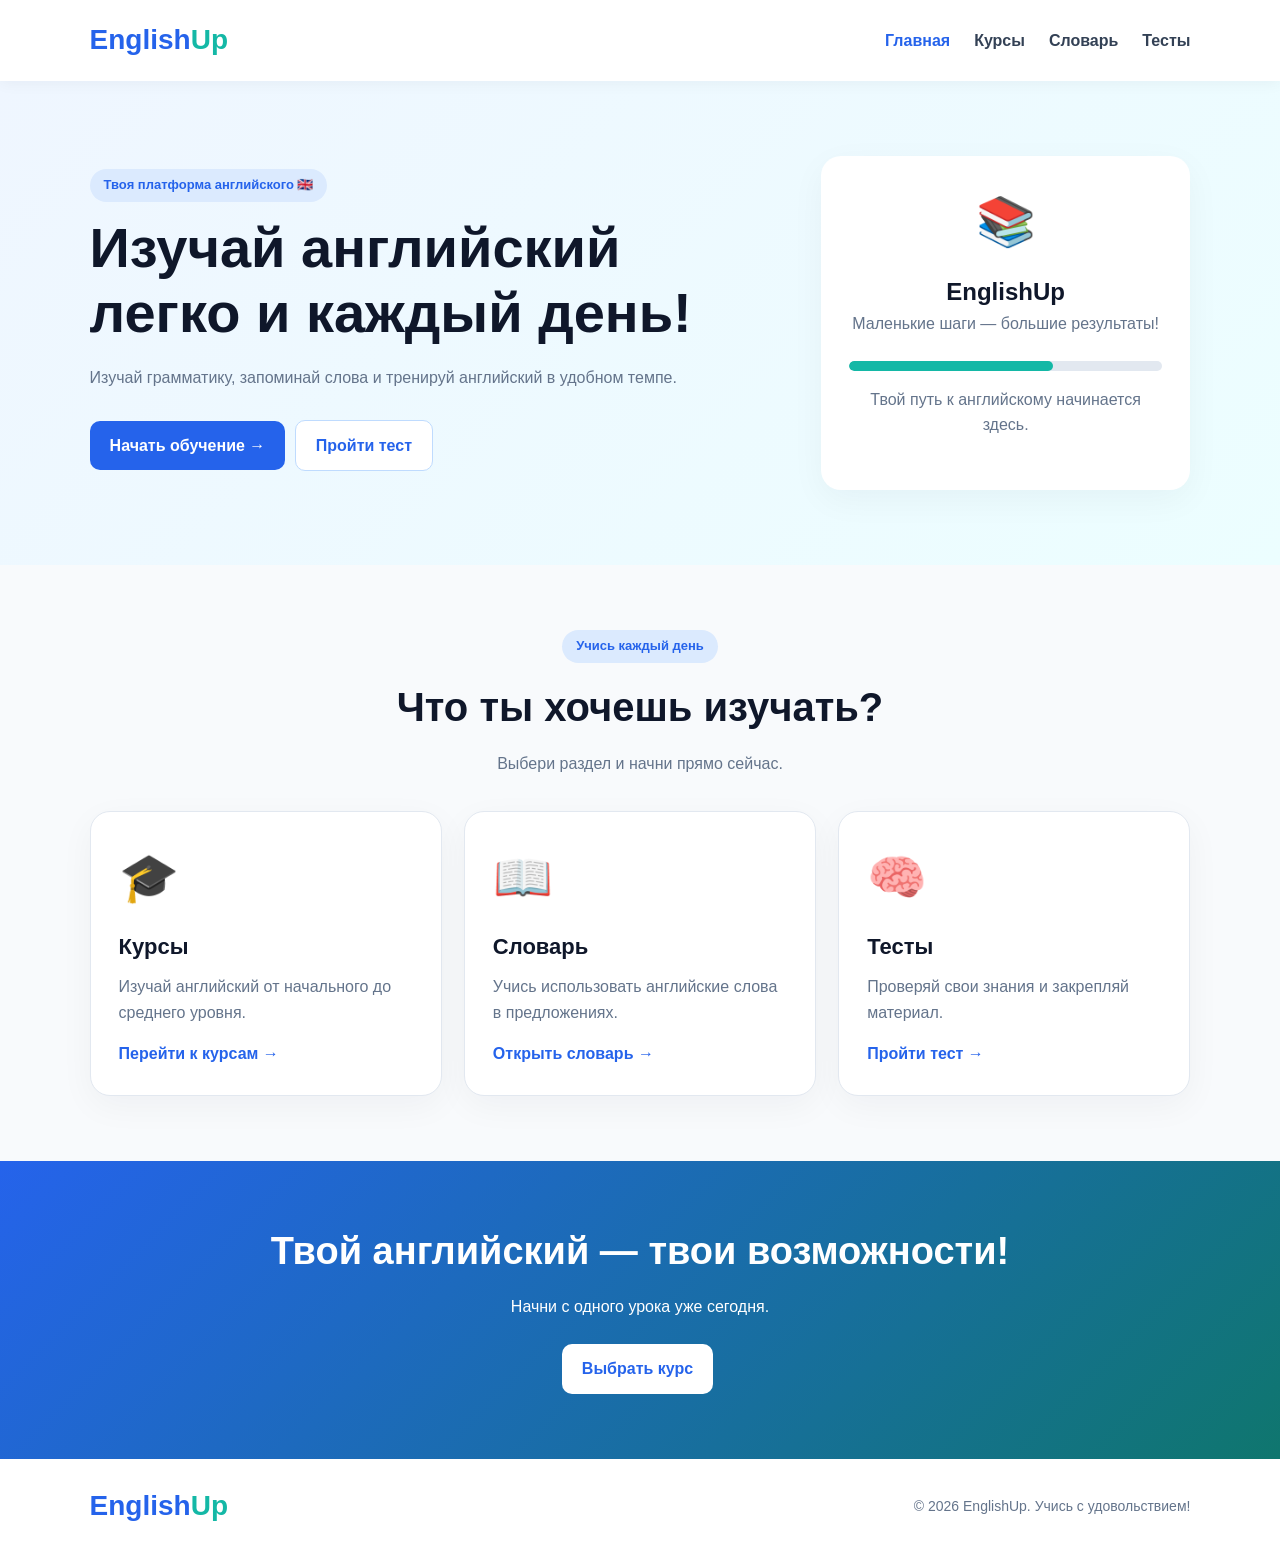
<file: index.html>
<!DOCTYPE html>
<html lang="ru">
<head>
    <meta charset="UTF-8">
    <meta name="viewport" content="width=device-width, initial-scale=1.0">
    <title>EnglishUp — Главная</title>
    <link rel="stylesheet" href="style.css">
    <script src="script.js" defer></script>
</head>
<body>
<header class="header">
    <a class="logo" href="index.html">English<span>Up</span></a>
    <nav class="navigation">
        <a class="active" href="index.html">Главная</a>
        <a href="courses.html">Курсы</a>
        <a href="vocabulary.html">Словарь</a>
        <a href="tests.html">Тесты</a>
    </nav>
</header>

<main>
    <section class="hero">
        <div>
            <span class="tag">Твоя платформа английского 🇬🇧</span>
            <h1>Изучай английский легко и каждый день!</h1>
            <p>Изучай грамматику, запоминай слова и тренируй английский в удобном темпе.</p>
            <a class="btn" href="courses.html">Начать обучение →</a>
            <a class="btn btn-light" href="tests.html">Пройти тест</a>
        </div>
        <div class="hero-card">
            <div class="big-icon">📚</div>
            <h2>EnglishUp</h2>
            <p>Маленькие шаги — большие результаты!</p>
            <div class="progress"><div></div></div>
            <p>Твой путь к английскому начинается здесь.</p>
        </div>
    </section>

    <section class="section">
        <div class="section-heading">
            <span class="tag">Учись каждый день</span>
            <h2>Что ты хочешь изучать?</h2>
            <p>Выбери раздел и начни прямо сейчас.</p>
        </div>
        <div class="grid">
            <article class="card">
                <div class="big-icon">🎓</div>
                <h3>Курсы</h3>
                <p>Изучай английский от начального до среднего уровня.</p>
                <a class="text-link" href="courses.html">Перейти к курсам →</a>
            </article>
            <article class="card">
                <div class="big-icon">📖</div>
                <h3>Словарь</h3>
                <p>Учись использовать английские слова в предложениях.</p>
                <a class="text-link" href="vocabulary.html">Открыть словарь →</a>
            </article>
            <article class="card">
                <div class="big-icon">🧠</div>
                <h3>Тесты</h3>
                <p>Проверяй свои знания и закрепляй материал.</p>
                <a class="text-link" href="tests.html">Пройти тест →</a>
            </article>
        </div>
    </section>

    <section class="cta">
        <h2>Твой английский — твои возможности!</h2>
        <p>Начни с одного урока уже сегодня.</p>
        <a class="btn btn-white" href="courses.html">Выбрать курс</a>
    </section>
</main>

<footer class="footer">
    <a class="logo" href="index.html">English<span>Up</span></a>
    <p>© 2026 EnglishUp. Учись с удовольствием!</p>
</footer>
</body>
</html>
</file>
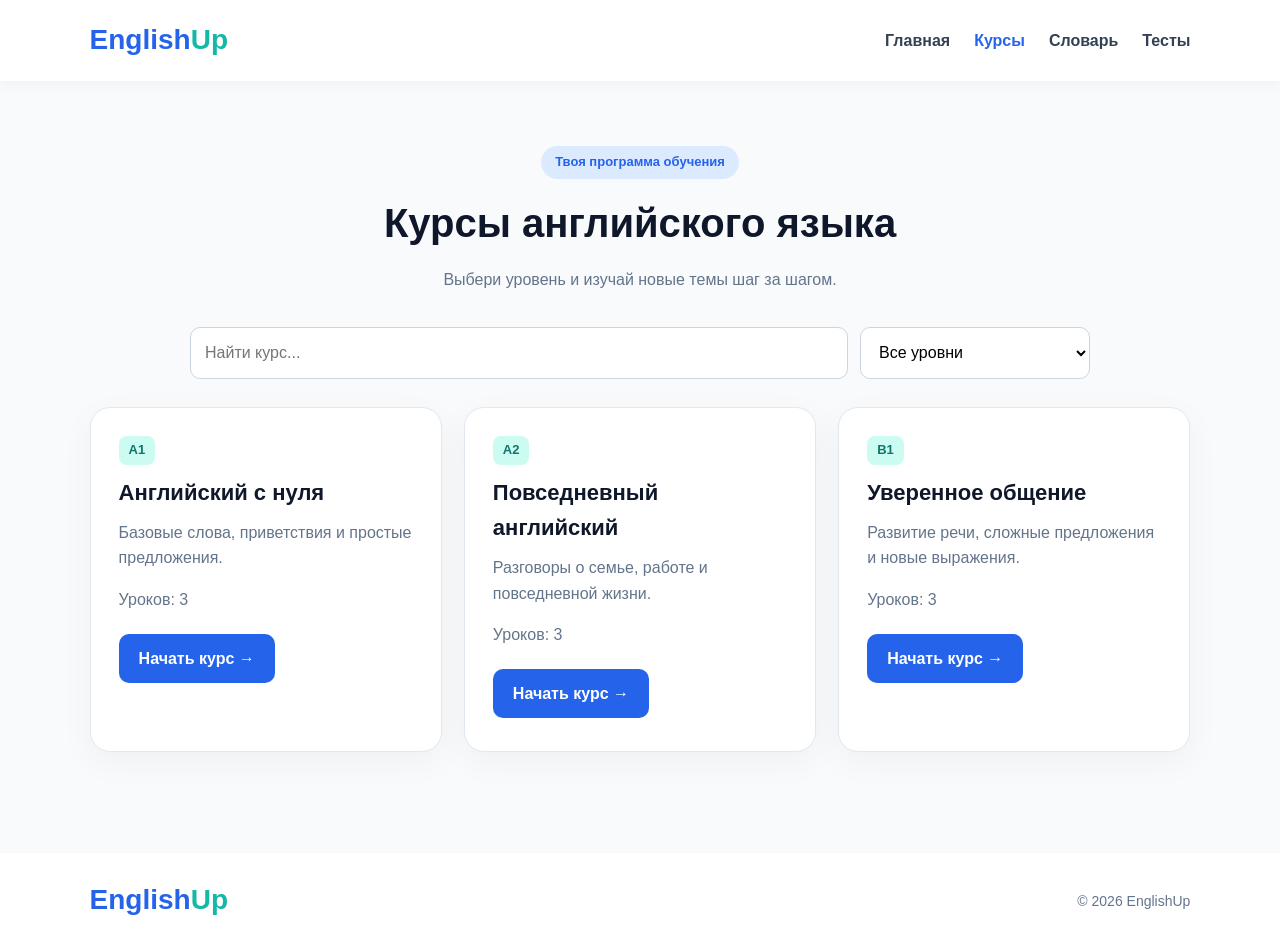
<file: courses.html>
<!DOCTYPE html>
<html lang="ru">
<head>
    <meta charset="UTF-8">
    <meta name="viewport" content="width=device-width, initial-scale=1.0">
    <title>EnglishUp — Курсы</title>
    <link rel="stylesheet" href="style.css">
    <script src="courses.js" defer></script>
</head>
<body>
<header class="header">
    <a class="logo" href="index.html">English<span>Up</span></a>
    <nav class="navigation">
        <a href="index.html">Главная</a>
        <a class="active" href="courses.html">Курсы</a>
        <a href="vocabulary.html">Словарь</a>
        <a href="tests.html">Тесты</a>
    </nav>
</header>

<main class="section">
    <div class="section-heading">
        <span class="tag">Твоя программа обучения</span>
        <h1>Курсы английского языка</h1>
        <p>Выбери уровень и изучай новые темы шаг за шагом.</p>
    </div>

    <div class="toolbar">
        <input id="courseSearch" type="search" placeholder="Найти курс..." aria-label="Поиск курсов">
        <select id="levelFilter" aria-label="Фильтр по уровню">
            <option value="all">Все уровни</option>
            <option value="A1">A1 — Beginner</option>
            <option value="A2">A2 — Elementary</option>
            <option value="B1">B1 — Intermediate</option>
            <option value="B2">B2 — Upper-Intermediate</option>
            <option value="C1">C1 — Advanced</option>
            <option value="C2">C2 — Proficient</option>
        </select>
    </div>

    <div id="courseGrid" class="grid">
        <p>Загрузка курсов...</p>
    </div>
    <p id="courseMessage" class="empty-message" aria-live="polite"></p>

    <section id="lessonArea" class="lesson-area" hidden>
        <button id="closeLesson" class="btn btn-light">← Все курсы</button>
        <div id="lessonContent"></div>
    </section>
</main>

<footer class="footer">
    <a class="logo" href="index.html">English<span>Up</span></a>
    <p>© 2026 EnglishUp</p>
</footer>
</body>
</html>
</file>
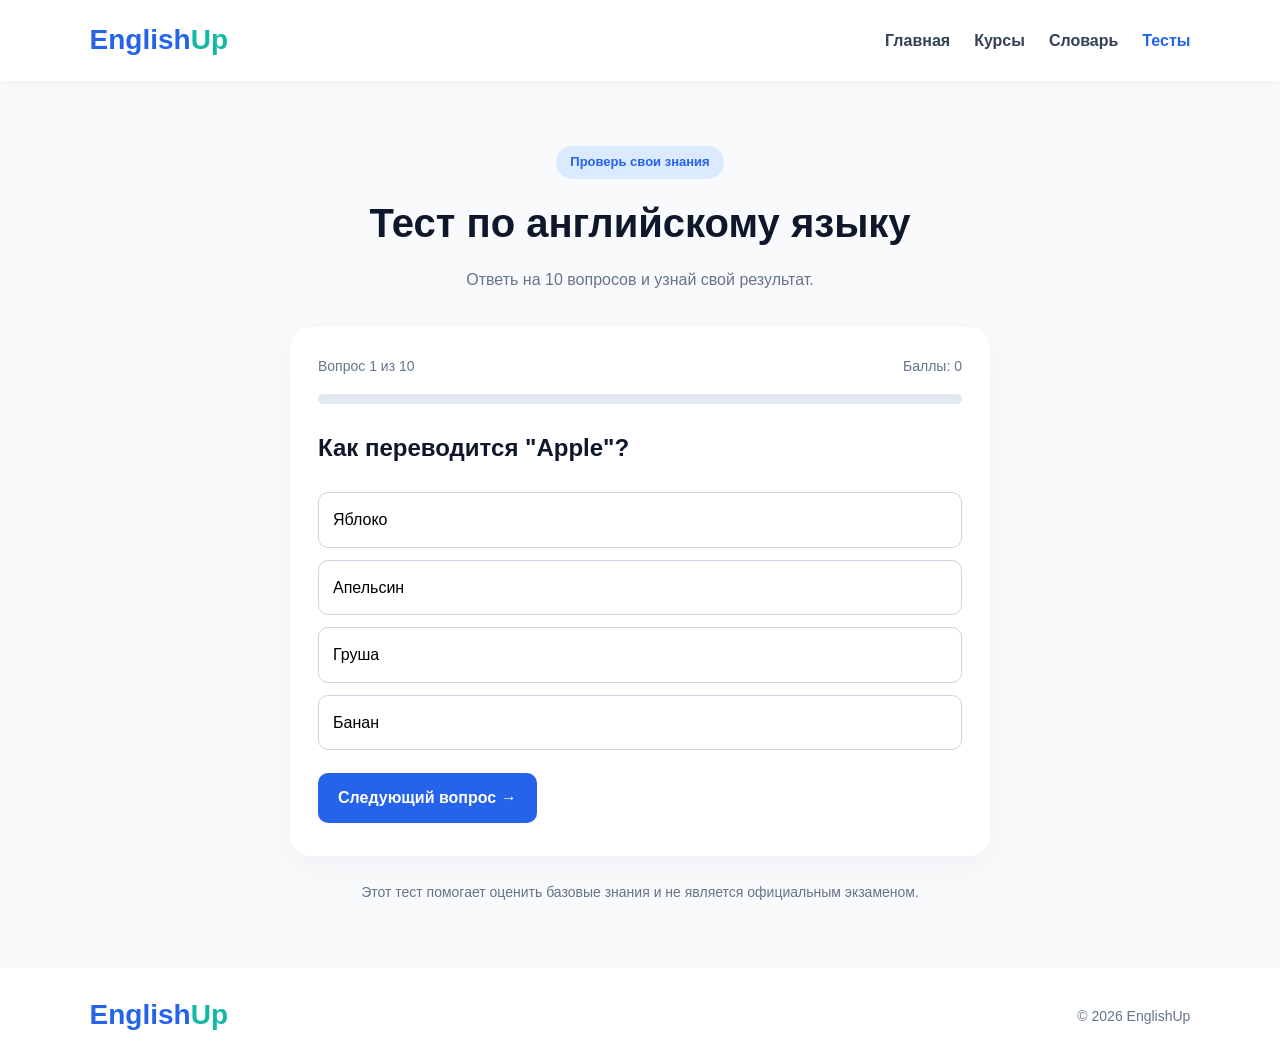
<file: tests.html>
<!DOCTYPE html>
<html lang="ru">
<head>
    <meta charset="UTF-8">
    <meta name="viewport" content="width=device-width, initial-scale=1.0">
    <title>EnglishUp — Тесты</title>
    <link rel="stylesheet" href="style.css">
    <script src="tests.js" defer></script>
</head>
<body>
<header class="header">
    <a class="logo" href="index.html">English<span>Up</span></a>
    <nav class="navigation">
        <a href="index.html">Главная</a>
        <a href="courses.html">Курсы</a>
        <a href="vocabulary.html">Словарь</a>
        <a class="active" href="tests.html">Тесты</a>
    </nav>
</header>

<main class="section">
    <div class="section-heading">
        <span class="tag">Проверь свои знания</span>
        <h1>Тест по английскому языку</h1>
        <p>Ответь на 10 вопросов и узнай свой результат.</p>
    </div>

    <div class="quiz-card">
        <div class="quiz-top">
            <span id="questionNumber">Вопрос 1 из 10</span>
            <span id="scoreLabel">Баллы: 0</span>
        </div>

        <div class="progress quiz-progress">
            <div id="quizProgress"></div>
        </div>

        <h2 id="questionText">Загрузка вопроса...</h2>
        <div id="answerOptions" class="answers"></div>
        <p id="feedback" class="feedback" aria-live="polite"></p>

        <button id="nextButton" class="btn" disabled>Следующий вопрос →</button>

        <div id="resultPanel" hidden>
            <h2 id="resultTitle">Тест завершён!</h2>
            <p id="resultText"></p>
            <button id="restartButton" class="btn">Пройти ещё раз</button>
            <a class="btn btn-light" href="courses.html">Перейти к курсам</a>
        </div>
    </div>

    <p class="note">
        Этот тест помогает оценить базовые знания и не является официальным экзаменом.
    </p>
</main>

<footer class="footer">
    <a class="logo" href="index.html">English<span>Up</span></a>
    <p>© 2026 EnglishUp</p>
</footer>
</body>
</html>
</file>
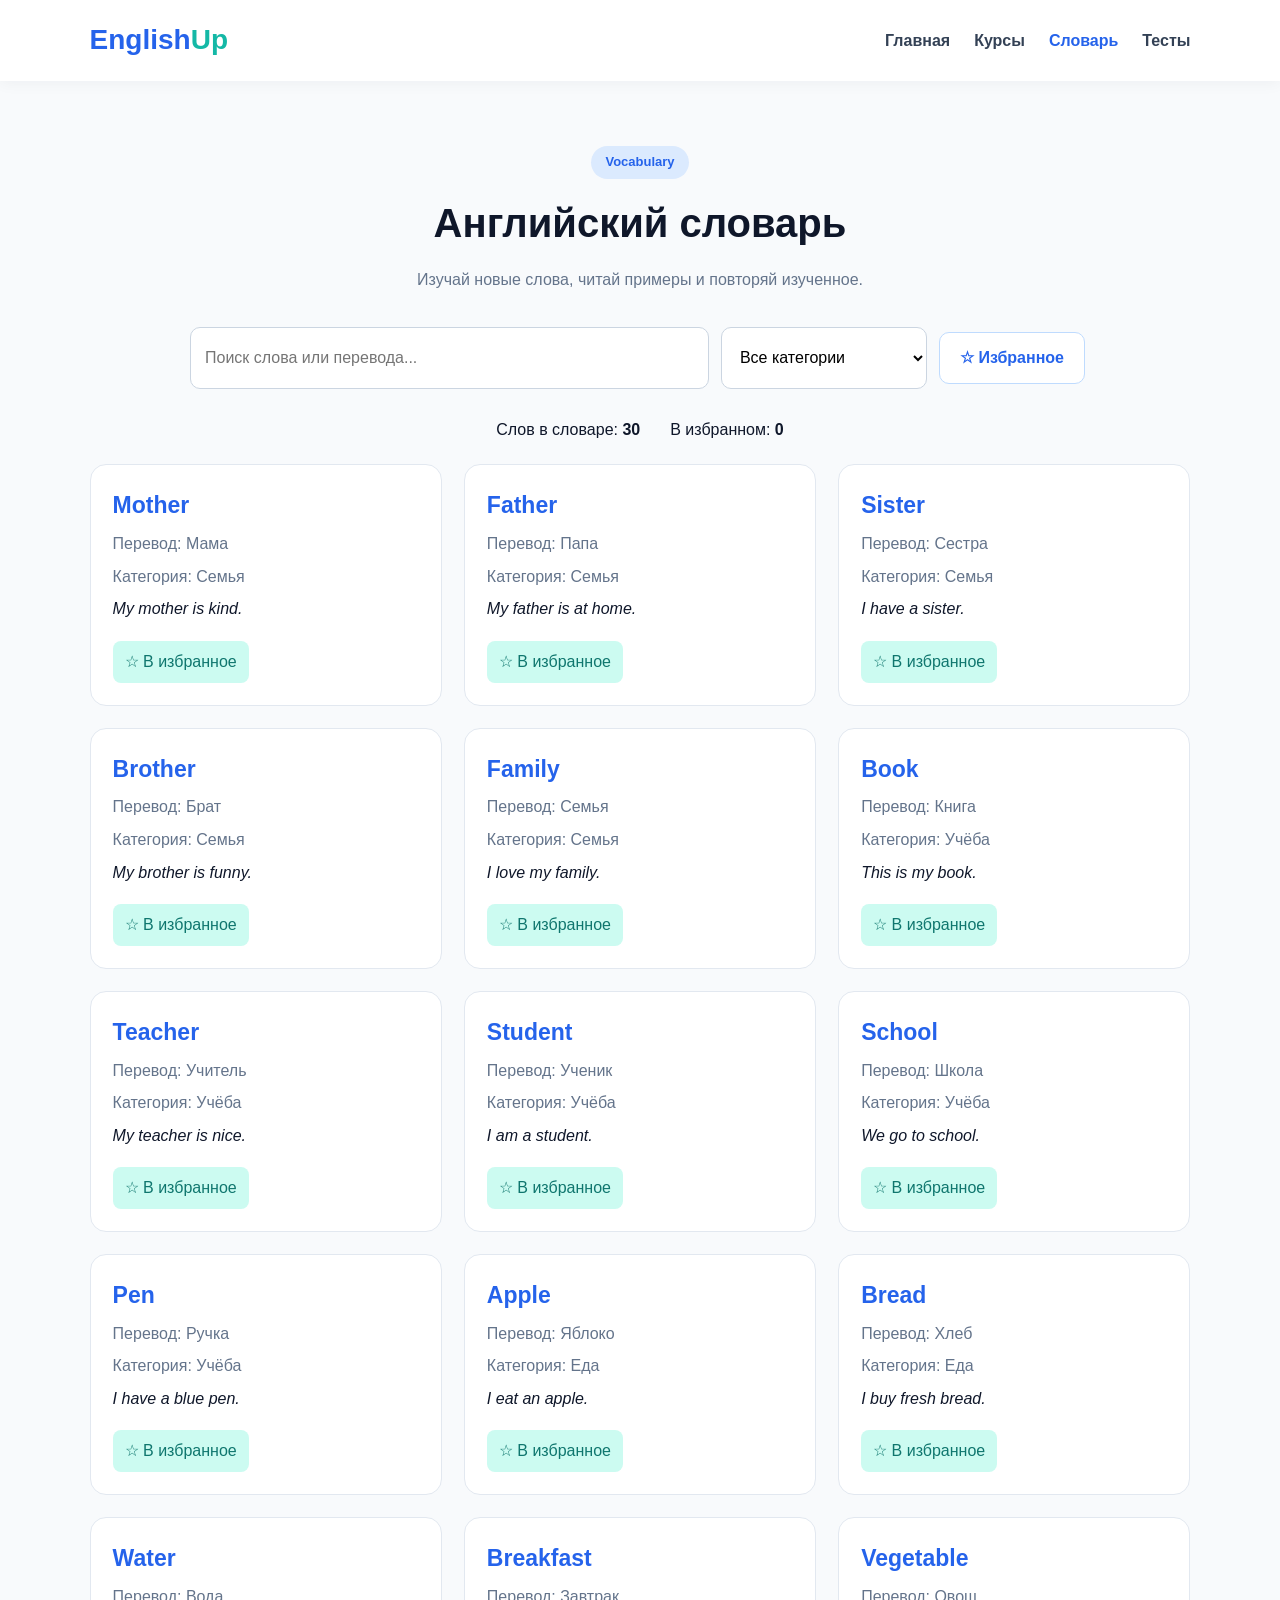
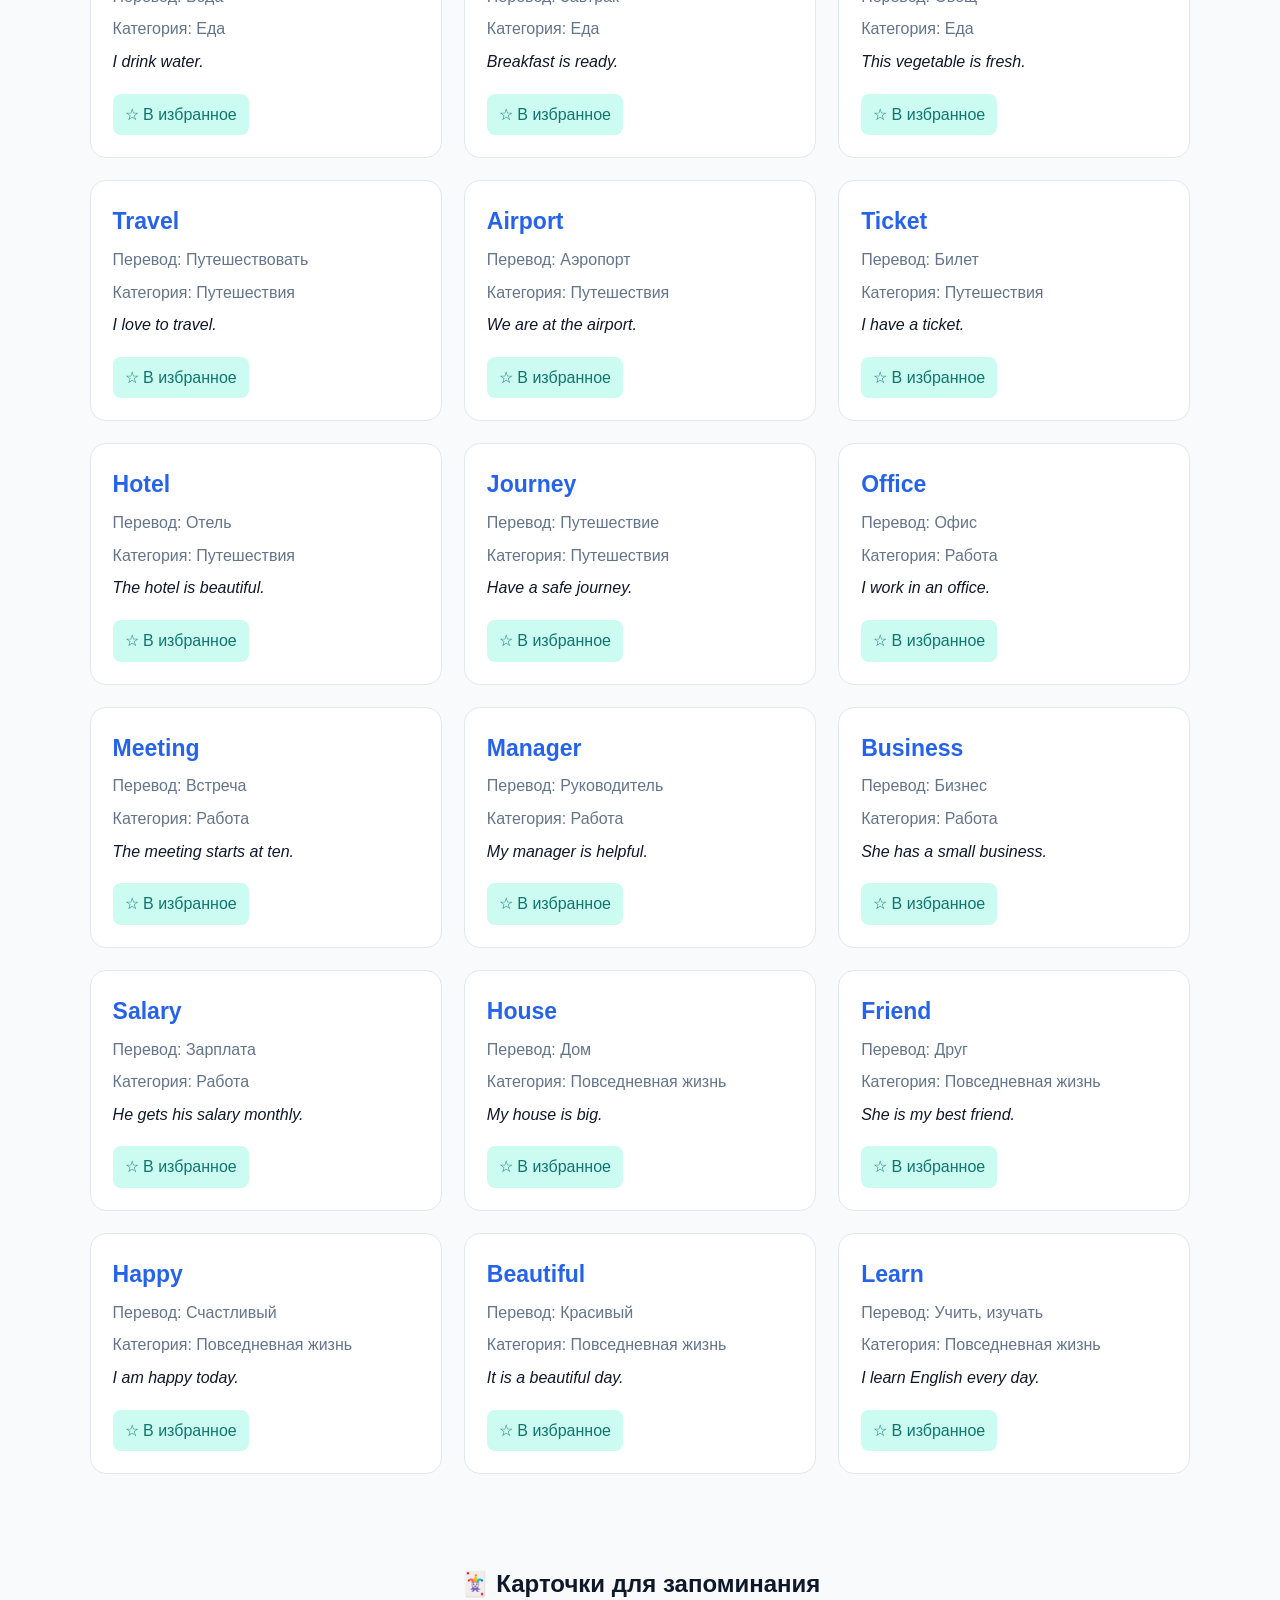
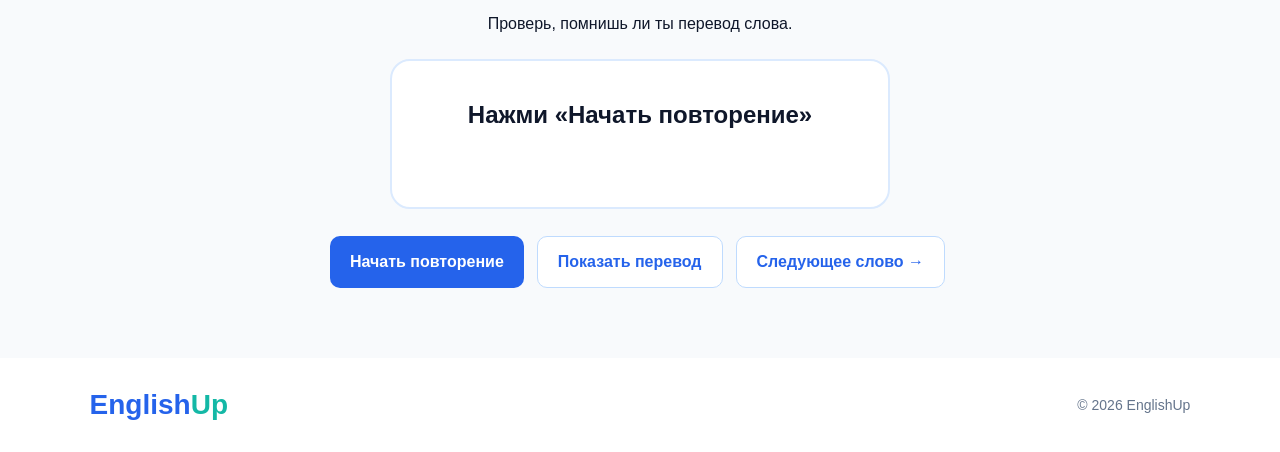
<file: vocabulary.html>
<!DOCTYPE html>
<html lang="ru">
<head>
    <meta charset="UTF-8">
    <meta name="viewport" content="width=device-width, initial-scale=1.0">
    <title>EnglishUp — Словарь</title>
    <link rel="stylesheet" href="style.css">
    <script src="vocabulary.js" defer></script>
</head>
<body>
<header class="header">
    <a class="logo" href="index.html">English<span>Up</span></a>
    <nav class="navigation">
        <a href="index.html">Главная</a>
        <a href="courses.html">Курсы</a>
        <a class="active" href="vocabulary.html">Словарь</a>
        <a href="tests.html">Тесты</a>
    </nav>
</header>

<main class="section">
    <div class="section-heading">
        <span class="tag">Vocabulary</span>
        <h1>Английский словарь</h1>
        <p>Изучай новые слова, читай примеры и повторяй изученное.</p>
    </div>

    <div class="toolbar">
        <input id="wordSearch" type="search" placeholder="Поиск слова или перевода..." aria-label="Поиск слов">
        <select id="categoryFilter" aria-label="Категория слов">
            <option value="all">Все категории</option>
            <option value="Семья">Семья</option>
            <option value="Учёба">Учёба</option>
            <option value="Еда">Еда</option>
            <option value="Путешествия">Путешествия</option>
            <option value="Работа">Работа</option>
            <option value="Повседневная жизнь">Повседневная жизнь</option>
        </select>
        <button id="favoritesToggle" class="btn btn-light">☆ Избранное</button>
    </div>

    <div class="vocab-stats">
        <p>Слов в словаре: <strong id="wordCount">0</strong></p>
        <p>В избранном: <strong id="favoriteCount">0</strong></p>
    </div>

    <div id="wordGrid" class="grid">
        <p>Загрузка слов...</p>
    </div>
    <p id="wordMessage" class="empty-message" aria-live="polite"></p>

    <section class="flashcard-area">
        <h2>🃏 Карточки для запоминания</h2>
        <p>Проверь, помнишь ли ты перевод слова.</p>
        <div id="flashcard" class="flashcard">
            <p id="flashWord">Нажми «Начать повторение»</p>
            <p id="flashAnswer" hidden></p>
        </div>
        <div class="button-row">
            <button id="startFlashcards" class="btn">Начать повторение</button>
            <button id="revealFlashcard" class="btn btn-light" disabled>Показать перевод</button>
            <button id="nextFlashcard" class="btn btn-light" disabled>Следующее слово →</button>
        </div>
    </section>
</main>

<footer class="footer">
    <a class="logo" href="index.html">English<span>Up</span></a>
    <p>© 2026 EnglishUp</p>
</footer>
</body>
</html>
</file>
<file: style.css>
* {
    margin: 0;
    padding: 0;
    box-sizing: border-box;
}

:root {
    --blue: #2563eb;
    --dark-blue: #0f172a;
    --turquoise: #14b8a6;
    --background: #f8fafc;
    --muted: #64748b;
    --white: #ffffff;
}

body {
    font-family: Arial, sans-serif;
    background: var(--background);
    color: var(--dark-blue);
    line-height: 1.6;
}

a {
    text-decoration: none;
    color: inherit;
}

button, input, select {
    font: inherit;
}

button, select {
    cursor: pointer;
}

.header {
    display: flex;
    justify-content: space-between;
    align-items: center;
    gap: 20px;
    padding: 18px 7%;
    background: white;
    box-shadow: 0 2px 15px #0f172a0c;
    position: sticky;
    top: 0;
    z-index: 10;
}

.logo {
    font-size: 28px;
    font-weight: 800;
    color: var(--blue);
    white-space: nowrap;
}

.logo span {
    color: var(--turquoise);
}

.navigation {
    display: flex;
    flex-wrap: wrap;
    gap: 24px;
}

.navigation a {
    color: #334155;
    font-weight: 600;
}

.navigation a:hover,
.navigation a.active {
    color: var(--blue);
}

.hero {
    padding: 75px 7%;
    display: grid;
    grid-template-columns: 1.3fr 0.7fr;
    align-items: center;
    gap: 45px;
    background: linear-gradient(135deg, #eff6ff, #ecfeff);
}

.hero h1 {
    font-size: clamp(36px, 5vw, 56px);
    line-height: 1.15;
    margin: 14px 0 20px;
}

.hero p {
    color: var(--muted);
    margin-bottom: 24px;
}

.tag {
    display: inline-block;
    background: #dbeafe;
    color: var(--blue);
    padding: 6px 14px;
    border-radius: 25px;
    font-size: 13px;
    font-weight: 700;
}

.btn {
    display: inline-block;
    padding: 12px 20px;
    border: none;
    border-radius: 10px;
    background: var(--blue);
    color: white;
    font-weight: 700;
    margin: 5px 5px 5px 0;
    transition: 0.2s;
}

.btn:hover {
    background: #1d4ed8;
    transform: translateY(-2px);
}

.btn-light {
    color: var(--blue);
    background: white;
    border: 1px solid #bfdbfe;
}

.btn-light:hover {
    background: #eff6ff;
}

.btn-white {
    background: white;
    color: var(--blue);
}

.hero-card, .card, .quiz-card {
    background: white;
    border-radius: 20px;
    padding: 28px;
    box-shadow: 0 10px 35px #0f172a0b;
}

.hero-card {
    text-align: center;
}

.big-icon {
    font-size: 48px;
    margin-bottom: 12px;
}

.progress {
    height: 10px;
    background: #e2e8f0;
    border-radius: 20px;
    overflow: hidden;
    margin: 16px 0;
}

.progress div {
    width: 65%;
    height: 100%;
    background: var(--turquoise);
    border-radius: inherit;
}

.section {
    padding: 65px 7%;
}

.section-heading {
    text-align: center;
    margin: 0 auto 35px;
}

.section-heading h1,
.section-heading h2 {
    font-size: clamp(29px, 4vw, 40px);
    margin: 12px 0;
}

.section-heading p {
    color: var(--muted);
}

.grid {
    display: grid;
    grid-template-columns: repeat(3, minmax(0, 1fr));
    gap: 22px;
}

.card {
    border: 1px solid #e2e8f0;
    transition: 0.25s;
}

.card:hover {
    transform: translateY(-5px);
    box-shadow: 0 15px 35px #0f172a12;
}

.card h3 {
    margin-bottom: 10px;
    font-size: 22px;
}

.card p {
    color: var(--muted);
    margin-bottom: 16px;
}

.text-link {
    color: var(--blue);
    font-weight: 700;
}

.cta {
    padding: 60px 7%;
    text-align: center;
    background: linear-gradient(135deg, var(--blue), #0f766e);
    color: white;
}

.cta h2 {
    font-size: clamp(26px, 4vw, 38px);
    margin-bottom: 12px;
}

.cta p {
    margin-bottom: 20px;
}

.footer {
    display: flex;
    align-items: center;
    justify-content: space-between;
    flex-wrap: wrap;
    gap: 15px;
    padding: 25px 7%;
    background: white;
}

.footer p, .note {
    color: var(--muted);
    font-size: 14px;
}

.toolbar {
    display: flex;
    gap: 12px;
    margin: 0 auto 28px;
    max-width: 900px;
}

.toolbar input,
.toolbar select {
    min-width: 0;
    padding: 12px 14px;
    border: 1px solid #cbd5e1;
    border-radius: 10px;
    background: white;
}

.toolbar input {
    flex: 1;
}

.toolbar select {
    max-width: 230px;
}

.course-level {
    display: inline-block;
    background: #ccfbf1;
    color: #0f766e;
    border-radius: 8px;
    padding: 4px 10px;
    font-size: 13px;
    font-weight: bold;
    margin-bottom: 10px;
}

.lesson-area {
    margin-top: 35px;
    padding: 28px;
    background: white;
    border-radius: 18px;
    border: 1px solid #dbeafe;
}

.lesson-area h2,
.lesson-area h3 {
    margin: 16px 0 8px;
}

.lesson-area p,
.lesson-area li {
    margin-bottom: 8px;
}

.empty-message {
    color: var(--muted);
    text-align: center;
    padding: 18px;
}

.vocab-stats {
    display: flex;
    justify-content: center;
    flex-wrap: wrap;
    gap: 30px;
    margin-bottom: 22px;
}

.word-card {
    background: white;
    padding: 22px;
    border-radius: 16px;
    border: 1px solid #e2e8f0;
}

.word-card h3 {
    color: var(--blue);
    font-size: 23px;
}

.word-card p {
    margin: 7px 0;
    color: var(--muted);
}

.word-card .example {
    color: var(--dark-blue);
    font-style: italic;
}

.favorite-button {
    border: none;
    border-radius: 8px;
    padding: 8px 12px;
    margin-top: 12px;
    background: #ccfbf1;
    color: #0f766e;
}

.flashcard-area {
    margin-top: 55px;
    text-align: center;
}

.flashcard-area h2 {
    margin-bottom: 8px;
}

.flashcard {
    max-width: 500px;
    min-height: 150px;
    margin: 22px auto;
    padding: 35px 20px;
    background: white;
    border: 2px solid #dbeafe;
    border-radius: 20px;
    font-size: 24px;
    font-weight: bold;
}

.button-row {
    display: flex;
    justify-content: center;
    flex-wrap: wrap;
    gap: 8px;
}

.quiz-card {
    max-width: 700px;
    margin: auto;
}

.quiz-top {
    display: flex;
    justify-content: space-between;
    gap: 10px;
    color: var(--muted);
    font-size: 14px;
}

.quiz-progress div {
    width: 0;
    transition: width 0.3s;
}

.quiz-card h2 {
    margin: 25px 0;
    font-size: 24px;
}

.answers {
    display: grid;
    gap: 12px;
    margin-bottom: 18px;
}

.answer-button {
    padding: 14px;
    border: 1px solid #cbd5e1;
    border-radius: 10px;
    background: white;
    text-align: left;
}

.answer-button:hover:not(:disabled) {
    background: #eff6ff;
    border-color: var(--blue);
}

.answer-button.correct {
    background: #d1fae5;
    border-color: #10b981;
}

.answer-button.incorrect {
    background: #fee2e2;
    border-color: #ef4444;
}

.answer-button:disabled {
    cursor: default;
}

.feedback {
    margin: 15px 0;
    font-weight: 600;
}

.feedback:empty {
    display: none;
}

.note {
    text-align: center;
    margin-top: 25px;
}

[hidden] {
    display: none !important;
}

@media (max-width: 850px) {
    .header {
        flex-direction: column;
    }

    .navigation {
        justify-content: center;
        gap: 14px;
    }

    .hero {
        grid-template-columns: 1fr;
    }

    .hero-card {
        max-width: 450px;
        width: 100%;
        margin: auto;
    }

    .grid {
        grid-template-columns: repeat(2, minmax(0, 1fr));
    }
}

@media (max-width: 560px) {
    .header {
        padding: 15px 5%;
    }

    .navigation {
        gap: 10px 16px;
        font-size: 14px;
    }

    .hero, .section {
        padding: 40px 5%;
    }

    .hero h1 {
        font-size: 36px;
    }

    .grid {
        grid-template-columns: 1fr;
    }

    .toolbar {
        flex-direction: column;
    }

    .toolbar select {
        max-width: none;
    }

    .footer {
        flex-direction: column;
        text-align: center;
    }
}
</file>
